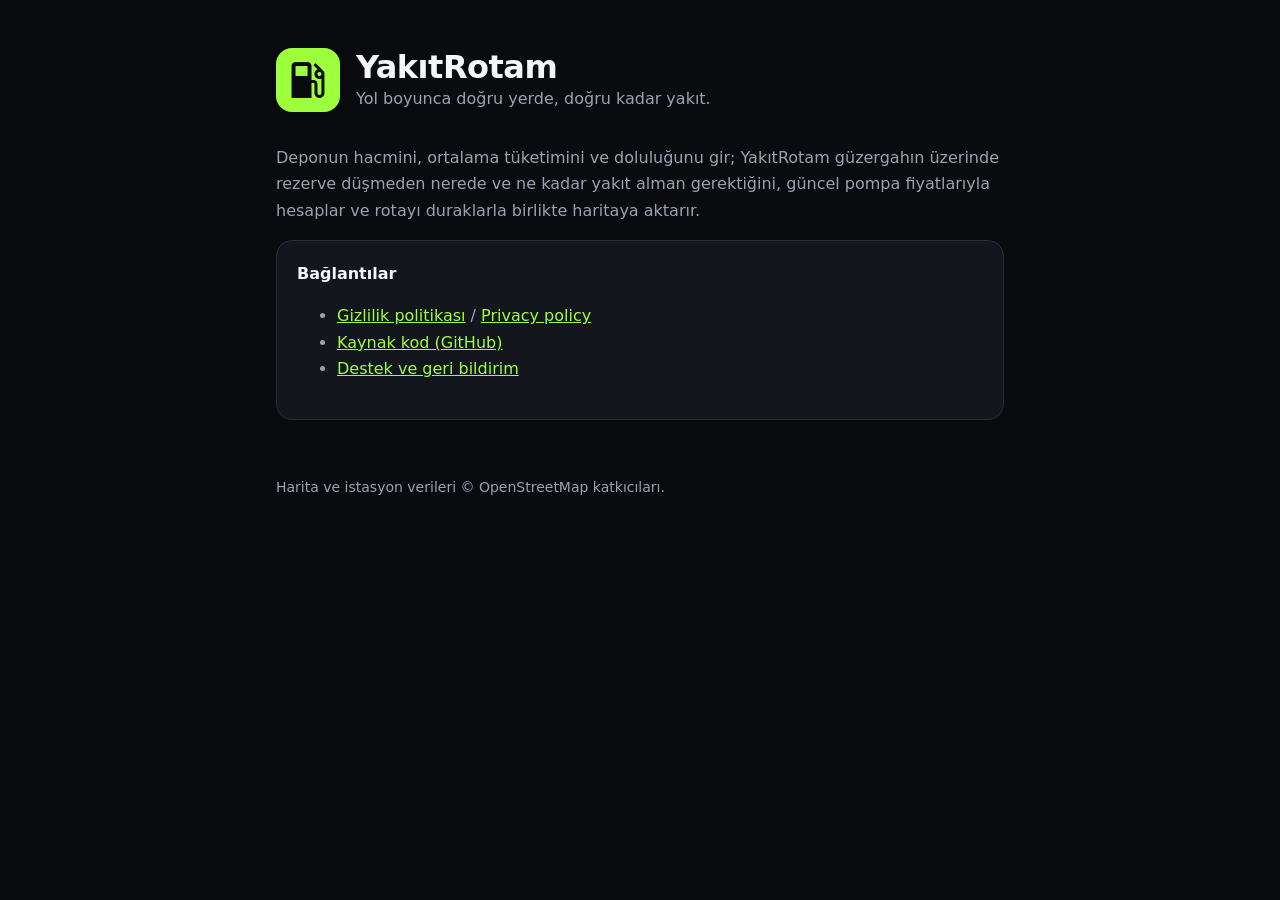
<file: index.html>
<!doctype html>
<html lang="tr">
<head>
<meta charset="utf-8">
<meta name="viewport" content="width=device-width, initial-scale=1">
<title>YakıtRotam</title>
<meta name="description" content="İçten yanmalı araçlar için yakıt durağı planlayıcı.">
<link rel="icon" href="yakitrotam/icon.png">
<link rel="stylesheet" href="styles.css">
</head>
<body>
<main>
  <header>
    <img src="yakitrotam/icon.png" alt="">
    <div>
      <h1>YakıtRotam</h1>
      <p style="margin:0">Yol boyunca doğru yerde, doğru kadar yakıt.</p>
    </div>
  </header>

  <p>Deponun hacmini, ortalama tüketimini ve doluluğunu gir; YakıtRotam güzergahın
  üzerinde rezerve düşmeden nerede ve ne kadar yakıt alman gerektiğini, güncel pompa
  fiyatlarıyla hesaplar ve rotayı duraklarla birlikte haritaya aktarır.</p>

  <div class="card">
    <p style="margin:0"><strong>Bağlantılar</strong></p>
    <ul>
      <li><a href="yakitrotam/privacy/">Gizlilik politikası</a> / <a href="yakitrotam/privacy/#en">Privacy policy</a></li>
      <li><a href="https://github.com/ziewenn/yakitrotam">Kaynak kod (GitHub)</a></li>
      <li><a href="https://github.com/ziewenn/yakitrotam/issues">Destek ve geri bildirim</a></li>
    </ul>
  </div>

  <footer>Harita ve istasyon verileri © OpenStreetMap katkıcıları.</footer>
</main>
</body>
</html>
</file>
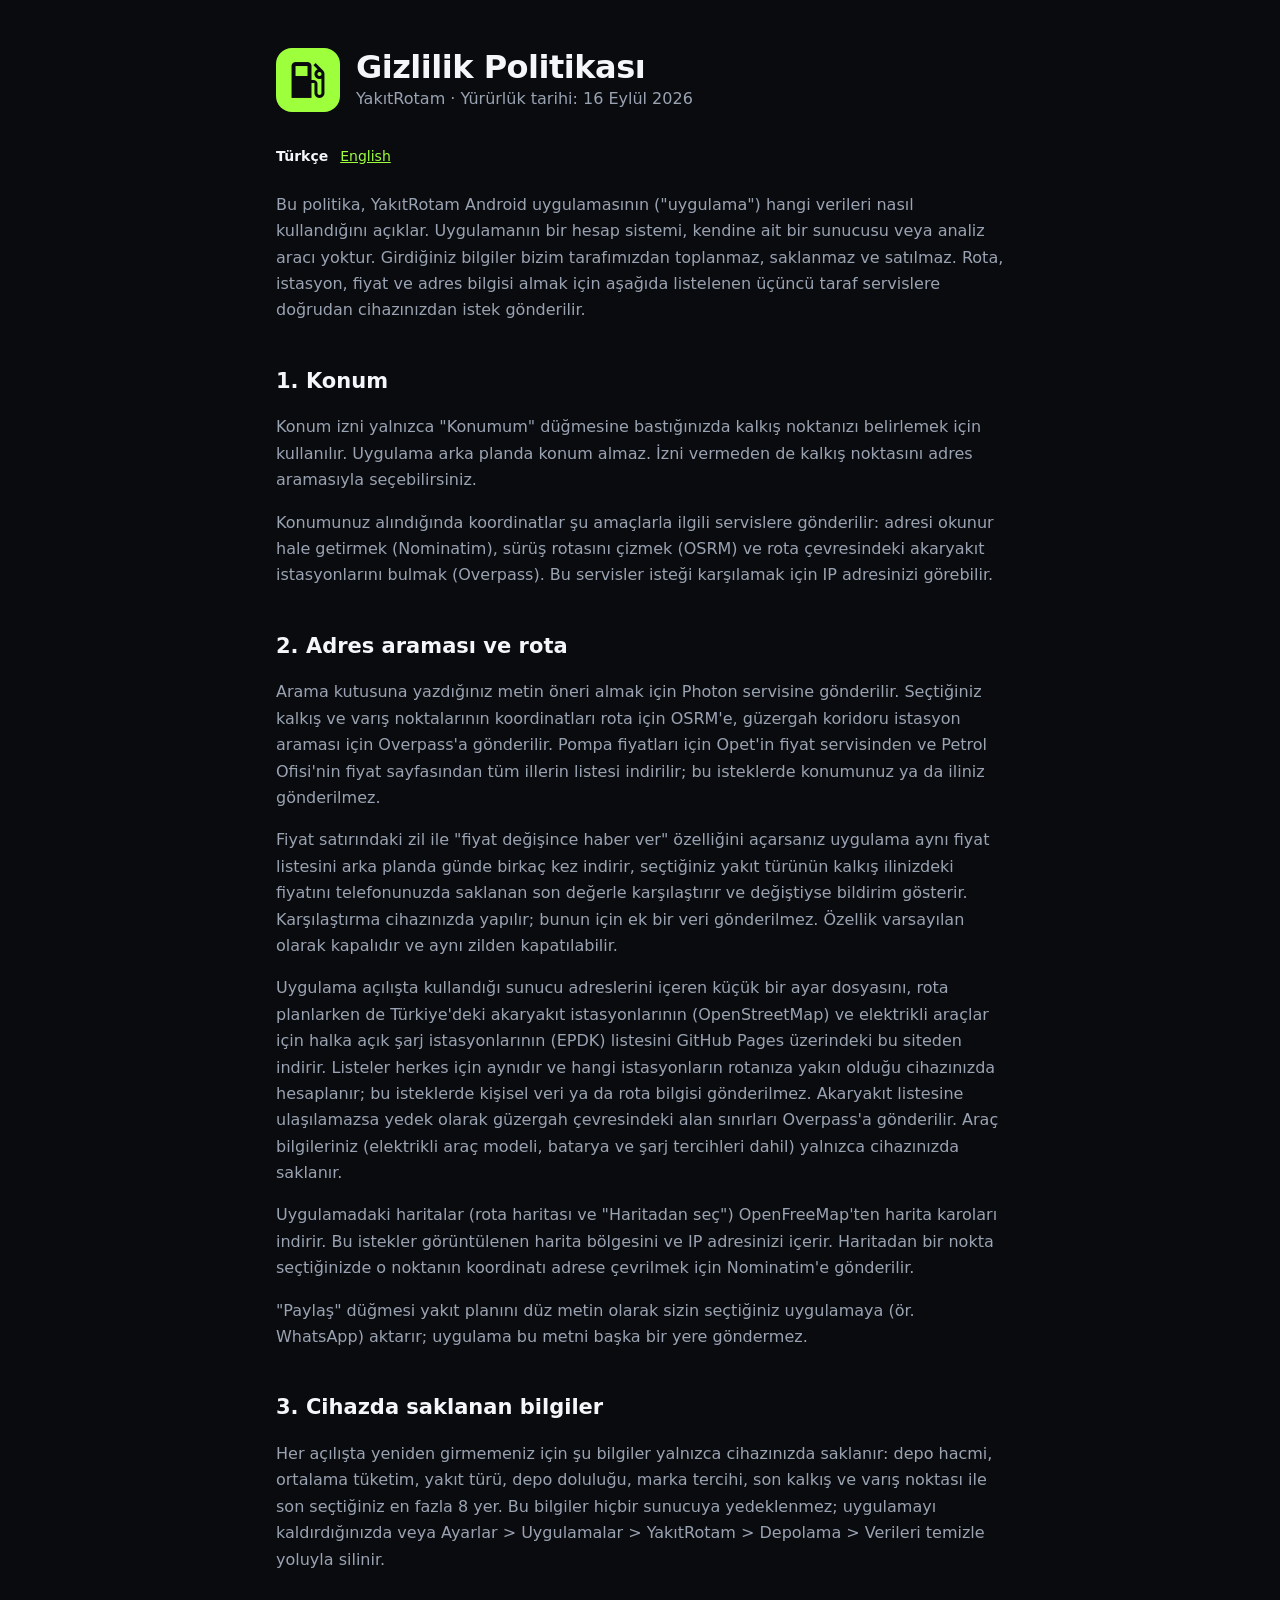
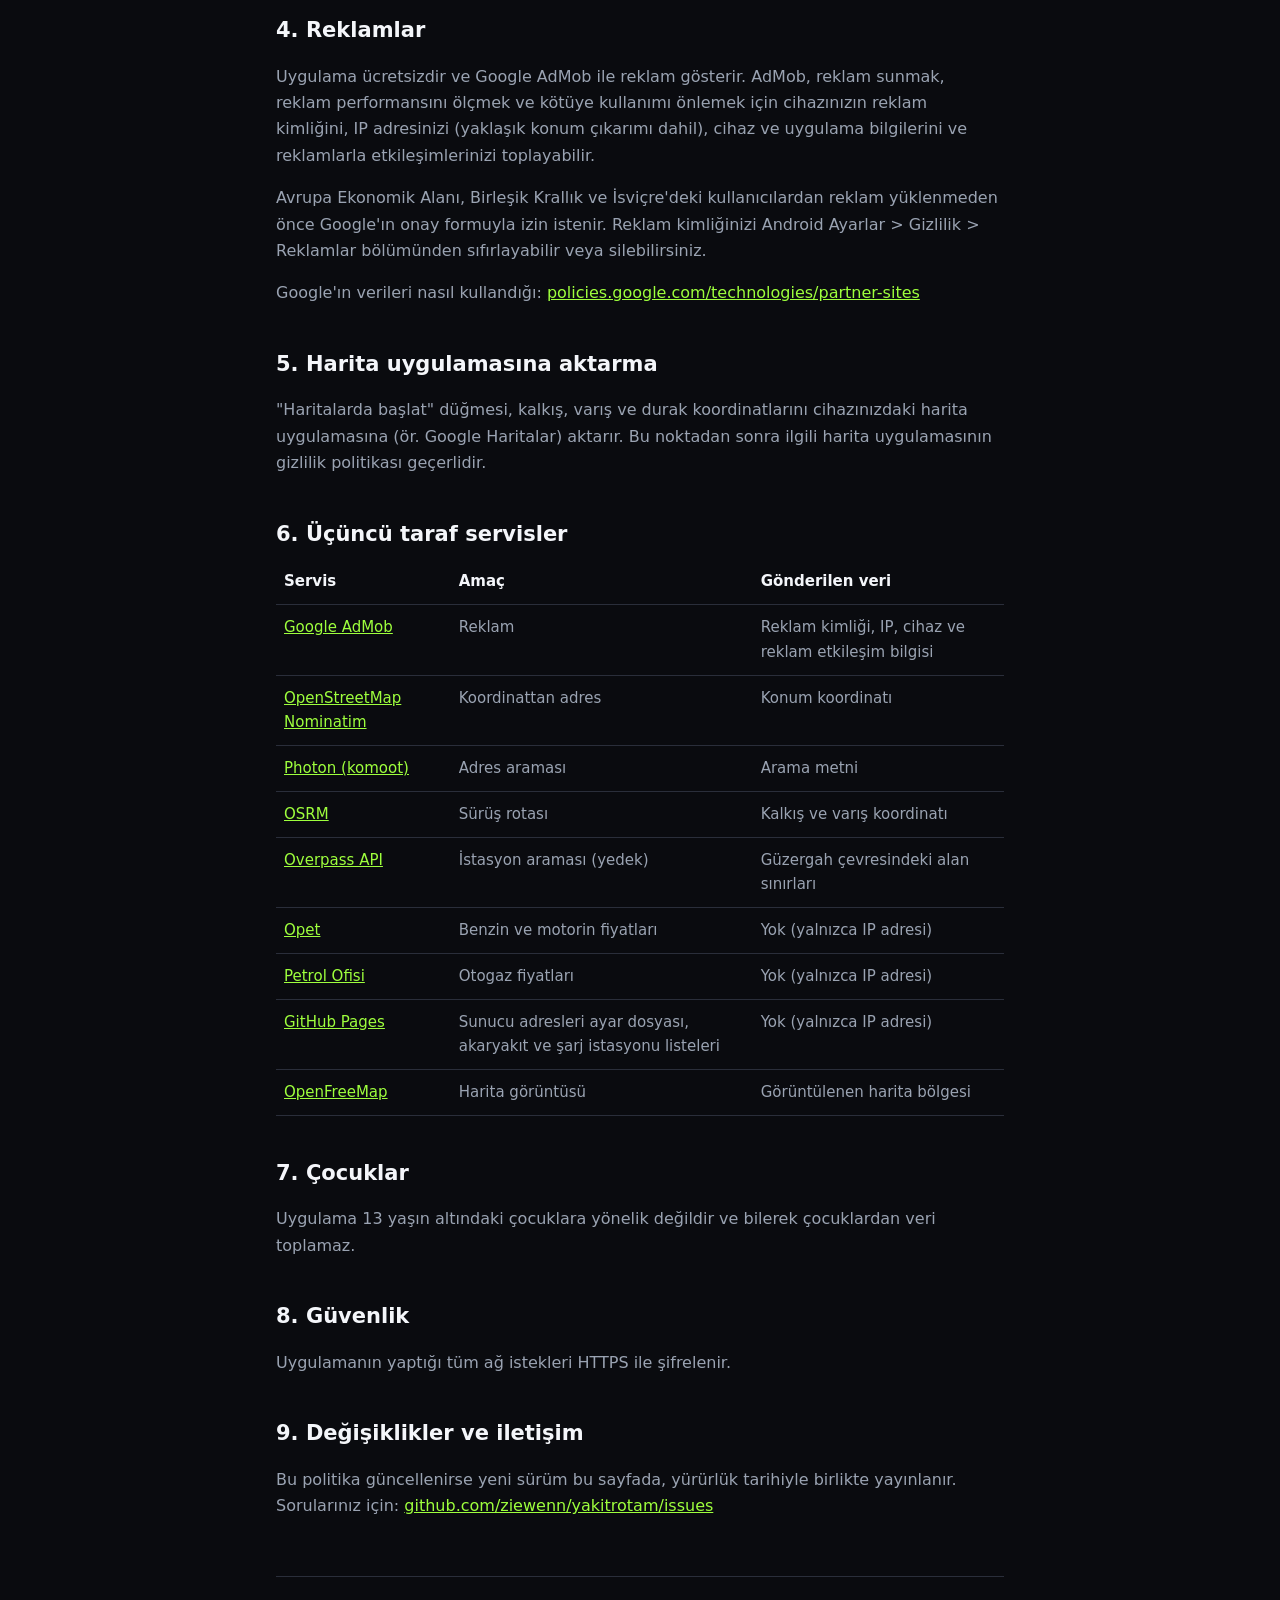
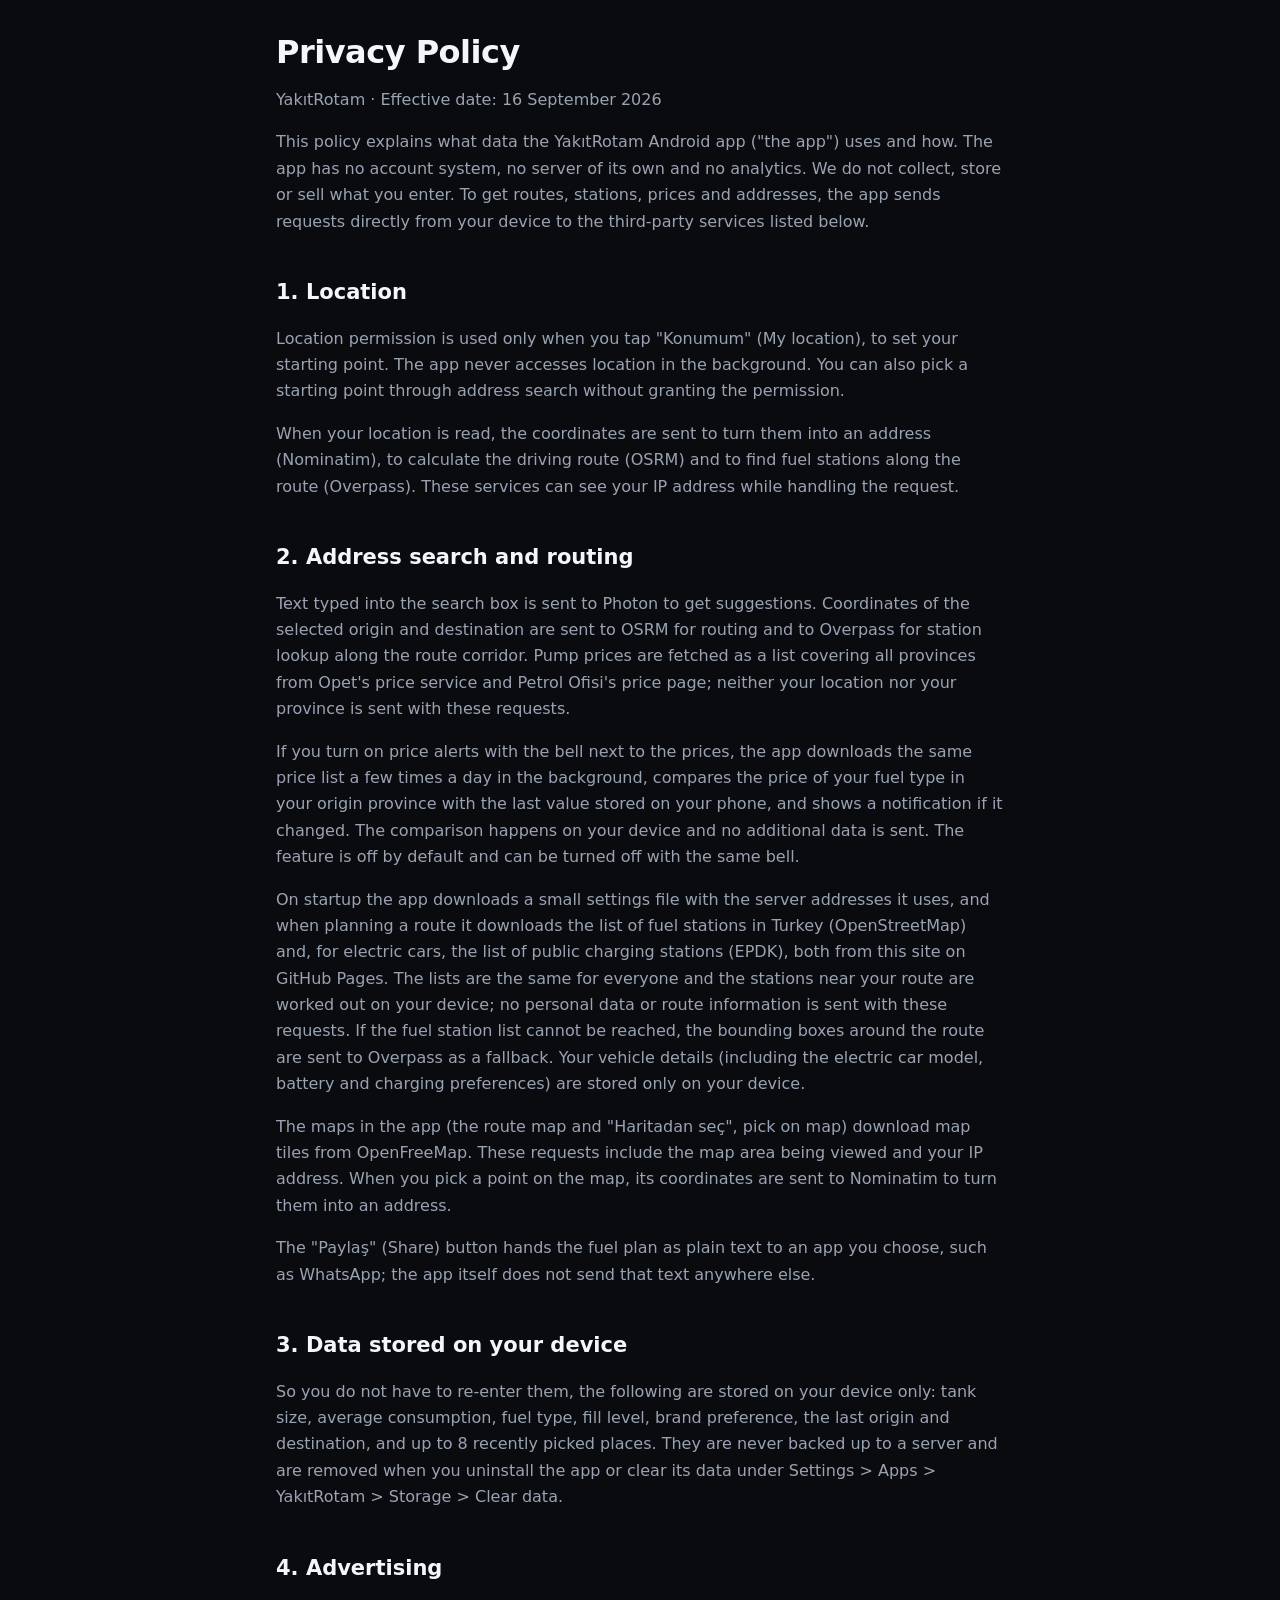
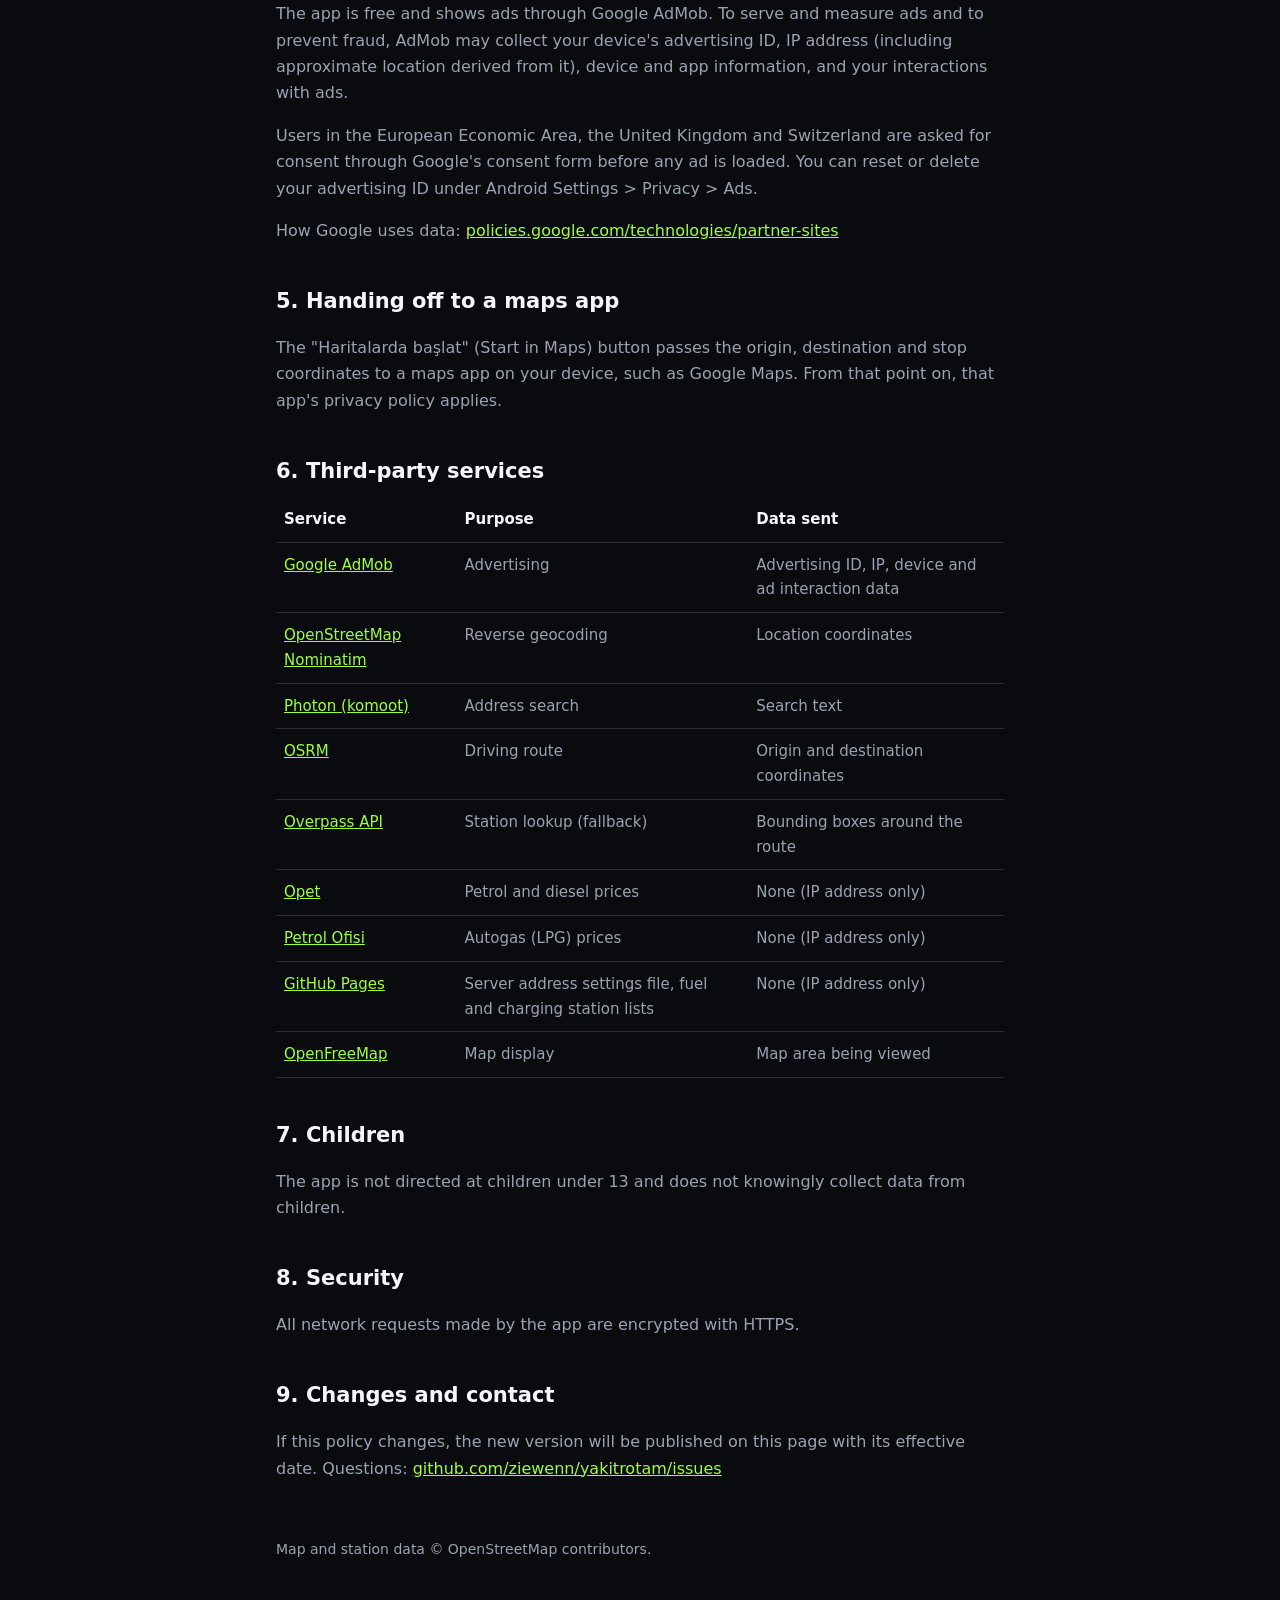
<file: yakitrotam/privacy/index.html>
<!doctype html>
<html lang="tr">
<head>
<meta charset="utf-8">
<meta name="viewport" content="width=device-width, initial-scale=1">
<title>YakıtRotam Gizlilik Politikası</title>
<meta name="description" content="YakıtRotam Android uygulamasının gizlilik politikası.">
<link rel="icon" href="../icon.png">
<link rel="stylesheet" href="../../styles.css">
</head>
<body>
<main>
  <header>
    <img src="../icon.png" alt="">
    <div>
      <h1>Gizlilik Politikası</h1>
      <p style="margin:0">YakıtRotam · Yürürlük tarihi: 16 Eylül 2026</p>
    </div>
  </header>

  <div class="lang"><strong>Türkçe</strong> <a href="#en">English</a></div>

  <p>Bu politika, YakıtRotam Android uygulamasının ("uygulama") hangi verileri nasıl
  kullandığını açıklar. Uygulamanın bir hesap sistemi, kendine ait bir sunucusu veya
  analiz aracı yoktur. Girdiğiniz bilgiler bizim tarafımızdan toplanmaz, saklanmaz ve
  satılmaz. Rota, istasyon, fiyat ve adres bilgisi almak için aşağıda listelenen
  üçüncü taraf servislere doğrudan cihazınızdan istek gönderilir.</p>

  <h2>1. Konum</h2>
  <p>Konum izni yalnızca "Konumum" düğmesine bastığınızda kalkış noktanızı belirlemek
  için kullanılır. Uygulama arka planda konum almaz. İzni vermeden de kalkış noktasını
  adres aramasıyla seçebilirsiniz.</p>
  <p>Konumunuz alındığında koordinatlar şu amaçlarla ilgili servislere gönderilir:
  adresi okunur hale getirmek (Nominatim), sürüş rotasını çizmek (OSRM) ve rota
  çevresindeki akaryakıt istasyonlarını bulmak (Overpass). Bu servisler isteği
  karşılamak için IP adresinizi görebilir.</p>

  <h2>2. Adres araması ve rota</h2>
  <p>Arama kutusuna yazdığınız metin öneri almak için Photon servisine gönderilir.
  Seçtiğiniz kalkış ve varış noktalarının koordinatları rota için OSRM'e, güzergah
  koridoru istasyon araması için Overpass'a gönderilir. Pompa fiyatları için Opet'in
  fiyat servisinden ve Petrol Ofisi'nin fiyat sayfasından tüm illerin listesi indirilir;
  bu isteklerde konumunuz ya da iliniz gönderilmez.</p>

  <p>Fiyat satırındaki zil ile "fiyat değişince haber ver" özelliğini açarsanız uygulama
  aynı fiyat listesini arka planda günde birkaç kez indirir, seçtiğiniz yakıt türünün
  kalkış ilinizdeki fiyatını telefonunuzda saklanan son değerle karşılaştırır ve
  değiştiyse bildirim gösterir. Karşılaştırma cihazınızda yapılır; bunun için ek bir veri
  gönderilmez. Özellik varsayılan olarak kapalıdır ve aynı zilden kapatılabilir.</p>

  <p>Uygulama açılışta kullandığı sunucu adreslerini içeren küçük bir ayar dosyasını,
  rota planlarken de Türkiye'deki akaryakıt istasyonlarının (OpenStreetMap) ve elektrikli
  araçlar için halka açık şarj istasyonlarının (EPDK) listesini GitHub Pages üzerindeki
  bu siteden indirir. Listeler herkes için aynıdır ve hangi istasyonların rotanıza yakın
  olduğu cihazınızda hesaplanır; bu isteklerde kişisel veri ya da rota bilgisi
  gönderilmez. Akaryakıt listesine ulaşılamazsa yedek olarak güzergah çevresindeki alan
  sınırları Overpass'a gönderilir. Araç bilgileriniz (elektrikli araç modeli, batarya ve
  şarj tercihleri dahil) yalnızca cihazınızda saklanır.</p>

  <p>Uygulamadaki haritalar (rota haritası ve "Haritadan seç") OpenFreeMap'ten harita
  karoları indirir. Bu istekler görüntülenen harita bölgesini ve IP adresinizi içerir.
  Haritadan bir nokta seçtiğinizde o noktanın koordinatı adrese çevrilmek için
  Nominatim'e gönderilir.</p>
  <p>"Paylaş" düğmesi yakıt planını düz metin olarak sizin seçtiğiniz uygulamaya
  (ör. WhatsApp) aktarır; uygulama bu metni başka bir yere göndermez.</p>

  <h2>3. Cihazda saklanan bilgiler</h2>
  <p>Her açılışta yeniden girmemeniz için şu bilgiler yalnızca cihazınızda saklanır:
  depo hacmi, ortalama tüketim, yakıt türü, depo doluluğu, marka tercihi, son kalkış
  ve varış noktası ile son seçtiğiniz en fazla 8 yer. Bu bilgiler hiçbir sunucuya
  yedeklenmez; uygulamayı kaldırdığınızda veya Ayarlar &gt; Uygulamalar &gt; YakıtRotam &gt;
  Depolama &gt; Verileri temizle yoluyla silinir.</p>

  <h2>4. Reklamlar</h2>
  <p>Uygulama ücretsizdir ve Google AdMob ile reklam gösterir. AdMob, reklam sunmak,
  reklam performansını ölçmek ve kötüye kullanımı önlemek için cihazınızın reklam
  kimliğini, IP adresinizi (yaklaşık konum çıkarımı dahil), cihaz ve uygulama
  bilgilerini ve reklamlarla etkileşimlerinizi toplayabilir.</p>
  <p>Avrupa Ekonomik Alanı, Birleşik Krallık ve İsviçre'deki kullanıcılardan reklam
  yüklenmeden önce Google'ın onay formuyla izin istenir. Reklam kimliğinizi Android
  Ayarlar &gt; Gizlilik &gt; Reklamlar bölümünden sıfırlayabilir veya silebilirsiniz.</p>
  <p>Google'ın verileri nasıl kullandığı:
  <a href="https://policies.google.com/technologies/partner-sites">policies.google.com/technologies/partner-sites</a></p>

  <h2>5. Harita uygulamasına aktarma</h2>
  <p>"Haritalarda başlat" düğmesi, kalkış, varış ve durak koordinatlarını cihazınızdaki
  harita uygulamasına (ör. Google Haritalar) aktarır. Bu noktadan sonra ilgili harita
  uygulamasının gizlilik politikası geçerlidir.</p>

  <h2>6. Üçüncü taraf servisler</h2>
  <div class="table-wrap">
  <table>
    <tr><th>Servis</th><th>Amaç</th><th>Gönderilen veri</th></tr>
    <tr><td><a href="https://admob.google.com/">Google AdMob</a></td><td>Reklam</td><td>Reklam kimliği, IP, cihaz ve reklam etkileşim bilgisi</td></tr>
    <tr><td><a href="https://wiki.osmfoundation.org/wiki/Privacy_Policy">OpenStreetMap Nominatim</a></td><td>Koordinattan adres</td><td>Konum koordinatı</td></tr>
    <tr><td><a href="https://photon.komoot.io/">Photon (komoot)</a></td><td>Adres araması</td><td>Arama metni</td></tr>
    <tr><td><a href="https://project-osrm.org/">OSRM</a></td><td>Sürüş rotası</td><td>Kalkış ve varış koordinatı</td></tr>
    <tr><td><a href="https://wiki.openstreetmap.org/wiki/Overpass_API">Overpass API</a></td><td>İstasyon araması (yedek)</td><td>Güzergah çevresindeki alan sınırları</td></tr>
    <tr><td><a href="https://www.opet.com.tr/">Opet</a></td><td>Benzin ve motorin fiyatları</td><td>Yok (yalnızca IP adresi)</td></tr>
    <tr><td><a href="https://www.petrolofisi.com.tr/">Petrol Ofisi</a></td><td>Otogaz fiyatları</td><td>Yok (yalnızca IP adresi)</td></tr>
    <tr><td><a href="https://docs.github.com/en/site-policy/privacy-policies/github-general-privacy-statement">GitHub Pages</a></td><td>Sunucu adresleri ayar dosyası, akaryakıt ve şarj istasyonu listeleri</td><td>Yok (yalnızca IP adresi)</td></tr>
    <tr><td><a href="https://openfreemap.org/">OpenFreeMap</a></td><td>Harita görüntüsü</td><td>Görüntülenen harita bölgesi</td></tr>
  </table>
  </div>

  <h2>7. Çocuklar</h2>
  <p>Uygulama 13 yaşın altındaki çocuklara yönelik değildir ve bilerek çocuklardan veri
  toplamaz.</p>

  <h2>8. Güvenlik</h2>
  <p>Uygulamanın yaptığı tüm ağ istekleri HTTPS ile şifrelenir.</p>

  <h2>9. Değişiklikler ve iletişim</h2>
  <p>Bu politika güncellenirse yeni sürüm bu sayfada, yürürlük tarihiyle birlikte
  yayınlanır. Sorularınız için:
  <a href="https://github.com/ziewenn/yakitrotam/issues">github.com/ziewenn/yakitrotam/issues</a></p>

  <hr style="border:none;border-top:1px solid var(--border);margin:56px 0" id="en">

  <h1>Privacy Policy</h1>
  <p>YakıtRotam · Effective date: 16 September 2026</p>

  <p>This policy explains what data the YakıtRotam Android app ("the app") uses and how.
  The app has no account system, no server of its own and no analytics. We do not
  collect, store or sell what you enter. To get routes, stations, prices and addresses,
  the app sends requests directly from your device to the third-party services listed
  below.</p>

  <h2>1. Location</h2>
  <p>Location permission is used only when you tap "Konumum" (My location), to set your
  starting point. The app never accesses location in the background. You can also pick
  a starting point through address search without granting the permission.</p>
  <p>When your location is read, the coordinates are sent to turn them into an address
  (Nominatim), to calculate the driving route (OSRM) and to find fuel stations along the
  route (Overpass). These services can see your IP address while handling the request.</p>

  <h2>2. Address search and routing</h2>
  <p>Text typed into the search box is sent to Photon to get suggestions. Coordinates of
  the selected origin and destination are sent to OSRM for routing and to Overpass for
  station lookup along the route corridor. Pump prices are fetched as a list covering all
  provinces from Opet's price service and Petrol Ofisi's price page; neither your location
  nor your province is sent with these requests.</p>

  <p>If you turn on price alerts with the bell next to the prices, the app downloads the
  same price list a few times a day in the background, compares the price of your fuel
  type in your origin province with the last value stored on your phone, and shows a
  notification if it changed. The comparison happens on your device and no additional
  data is sent. The feature is off by default and can be turned off with the same bell.</p>

  <p>On startup the app downloads a small settings file with the server addresses it uses,
  and when planning a route it downloads the list of fuel stations in Turkey (OpenStreetMap)
  and, for electric cars, the list of public charging stations (EPDK), both from this site on
  GitHub Pages. The lists are the same for everyone and the stations near your route are
  worked out on your device; no personal data or route information is sent with these
  requests. If the fuel station list cannot be reached, the bounding boxes around the route
  are sent to Overpass as a fallback. Your vehicle details (including the electric car model,
  battery and charging preferences) are stored only on your device.</p>

  <p>The maps in the app (the route map and "Haritadan seç", pick on map) download map
  tiles from OpenFreeMap. These requests include the map area being viewed and your IP
  address. When you pick a point on the map, its coordinates are sent to Nominatim to
  turn them into an address.</p>
  <p>The "Paylaş" (Share) button hands the fuel plan as plain text to an app you choose,
  such as WhatsApp; the app itself does not send that text anywhere else.</p>

  <h2>3. Data stored on your device</h2>
  <p>So you do not have to re-enter them, the following are stored on your device only:
  tank size, average consumption, fuel type, fill level, brand preference, the last
  origin and destination, and up to 8 recently picked places. They are never backed up
  to a server and are removed when you uninstall the app or clear its data under
  Settings &gt; Apps &gt; YakıtRotam &gt; Storage &gt; Clear data.</p>

  <h2>4. Advertising</h2>
  <p>The app is free and shows ads through Google AdMob. To serve and measure ads and to
  prevent fraud, AdMob may collect your device's advertising ID, IP address (including
  approximate location derived from it), device and app information, and your
  interactions with ads.</p>
  <p>Users in the European Economic Area, the United Kingdom and Switzerland are asked
  for consent through Google's consent form before any ad is loaded. You can reset or
  delete your advertising ID under Android Settings &gt; Privacy &gt; Ads.</p>
  <p>How Google uses data:
  <a href="https://policies.google.com/technologies/partner-sites">policies.google.com/technologies/partner-sites</a></p>

  <h2>5. Handing off to a maps app</h2>
  <p>The "Haritalarda başlat" (Start in Maps) button passes the origin, destination and
  stop coordinates to a maps app on your device, such as Google Maps. From that point
  on, that app's privacy policy applies.</p>

  <h2>6. Third-party services</h2>
  <div class="table-wrap">
  <table>
    <tr><th>Service</th><th>Purpose</th><th>Data sent</th></tr>
    <tr><td><a href="https://admob.google.com/">Google AdMob</a></td><td>Advertising</td><td>Advertising ID, IP, device and ad interaction data</td></tr>
    <tr><td><a href="https://wiki.osmfoundation.org/wiki/Privacy_Policy">OpenStreetMap Nominatim</a></td><td>Reverse geocoding</td><td>Location coordinates</td></tr>
    <tr><td><a href="https://photon.komoot.io/">Photon (komoot)</a></td><td>Address search</td><td>Search text</td></tr>
    <tr><td><a href="https://project-osrm.org/">OSRM</a></td><td>Driving route</td><td>Origin and destination coordinates</td></tr>
    <tr><td><a href="https://wiki.openstreetmap.org/wiki/Overpass_API">Overpass API</a></td><td>Station lookup (fallback)</td><td>Bounding boxes around the route</td></tr>
    <tr><td><a href="https://www.opet.com.tr/">Opet</a></td><td>Petrol and diesel prices</td><td>None (IP address only)</td></tr>
    <tr><td><a href="https://www.petrolofisi.com.tr/">Petrol Ofisi</a></td><td>Autogas (LPG) prices</td><td>None (IP address only)</td></tr>
    <tr><td><a href="https://docs.github.com/en/site-policy/privacy-policies/github-general-privacy-statement">GitHub Pages</a></td><td>Server address settings file, fuel and charging station lists</td><td>None (IP address only)</td></tr>
    <tr><td><a href="https://openfreemap.org/">OpenFreeMap</a></td><td>Map display</td><td>Map area being viewed</td></tr>
  </table>
  </div>

  <h2>7. Children</h2>
  <p>The app is not directed at children under 13 and does not knowingly collect data
  from children.</p>

  <h2>8. Security</h2>
  <p>All network requests made by the app are encrypted with HTTPS.</p>

  <h2>9. Changes and contact</h2>
  <p>If this policy changes, the new version will be published on this page with its
  effective date. Questions:
  <a href="https://github.com/ziewenn/yakitrotam/issues">github.com/ziewenn/yakitrotam/issues</a></p>

  <footer>Map and station data © OpenStreetMap contributors.</footer>
</main>
</body>
</html>
</file>
<file: styles.css>
:root { --bg:#0a0b0f; --surface:#14161d; --border:#2a2e3a; --text:#f4f6fa; --muted:#9aa3b2; --accent:#9eff3d; }
* { box-sizing:border-box; }
body { margin:0; background:var(--bg); color:var(--text); font:16px/1.65 system-ui,-apple-system,"Segoe UI",Roboto,sans-serif; }
main { max-width:760px; margin:0 auto; padding:48px 16px 80px; }
a { color:var(--accent); }
header { display:flex; align-items:center; gap:16px; margin-bottom:32px; }
header img { width:64px; height:64px; border-radius:16px; }
h1 { font-size:32px; line-height:1.2; margin:0; letter-spacing:-0.5px; }
h2 { font-size:21px; margin:40px 0 8px; }
h3 { font-size:17px; margin:24px 0 4px; }
p, li { color:var(--muted); }
strong { color:var(--text); }
.lang { display:flex; gap:12px; margin-bottom:24px; font-size:14px; }
.card { background:var(--surface); border:1px solid var(--border); border-radius:16px; padding:20px; margin:16px 0; }
table { width:100%; border-collapse:collapse; font-size:15px; }
th, td { text-align:left; padding:10px 8px; border-bottom:1px solid var(--border); vertical-align:top; color:var(--muted); }
th { color:var(--text); }
.table-wrap { overflow-x:auto; }
footer { margin-top:56px; font-size:14px; color:var(--muted); }
</file>
